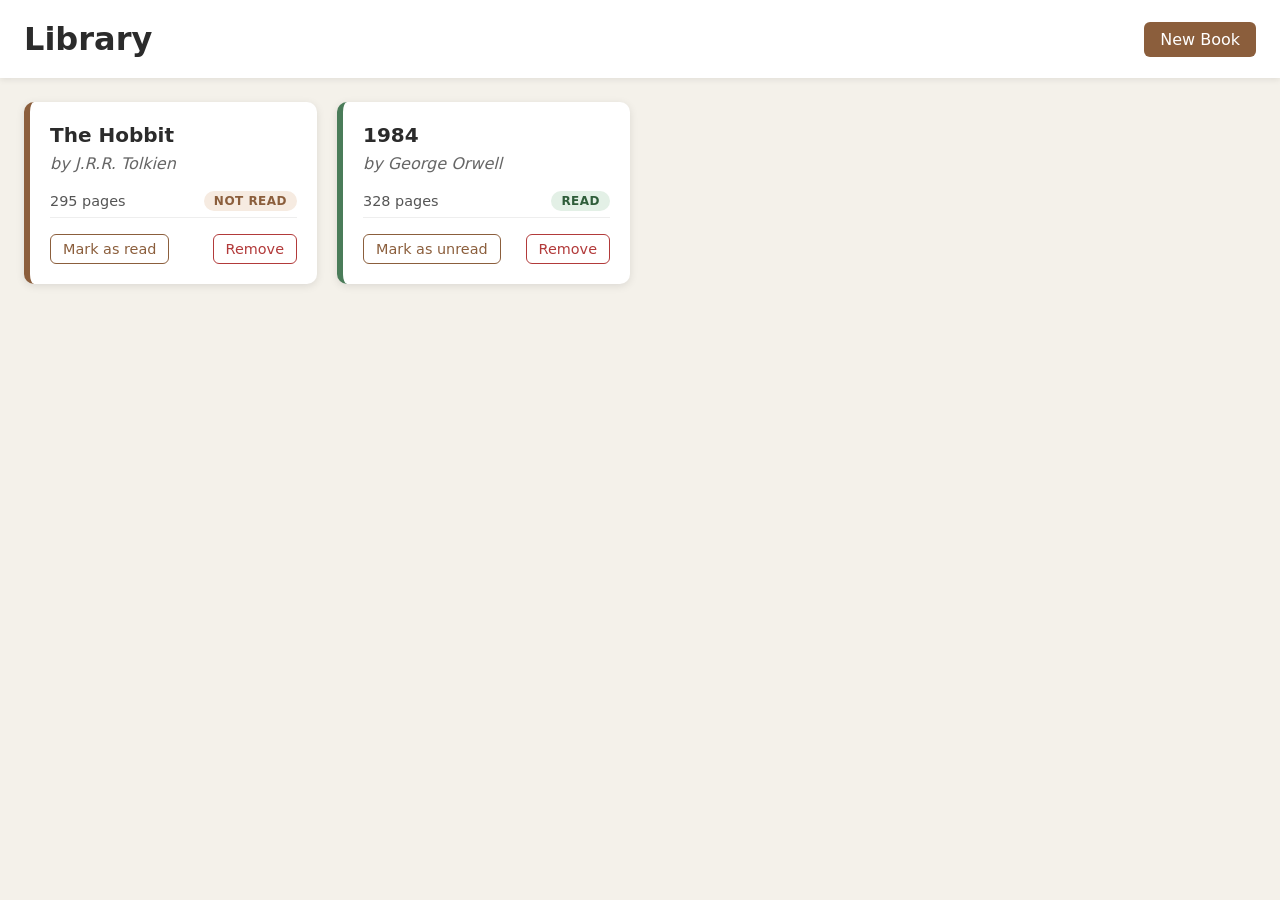
<file: library/index.html>
<!doctype html>
<html lang="en">
  <head>
    <meta charset="UTF-8" />
    <meta name="viewport" content="width=device-width, initial-scale=1.0" />
    <title>Library</title>
    <link rel="stylesheet" href="style.css" />
    <script src="script.js" defer></script>
  </head>
  <body>
    <header>
      <h1>Library</h1>
      <button id="add-new-book" command="show-modal" commandfor="book-dialog">
        New Book
      </button>
    </header>

    <dialog id="book-dialog">
      <form action="" method="get" class="book-form">
        <div class="form-row">
          <label for="bookTitle">Title</label>
          <input id="bookTitle" name="bookTitle" type="text" required />
        </div>
        <div class="form-row">
          <label for="bookAuthor">Author</label>
          <input id="bookAuthor" name="bookAuthor" type="text" required />
        </div>
        <div class="form-row">
          <label for="bookPages">Pages</label>
          <input
            id="bookPages"
            name="bookPages"
            type="number"
            required
            min="1"
          />
        </div>
        <div class="form-row">
          <label for="bookRead">Read</label>
          <input id="bookRead" name="bookRead" type="checkbox" />
        </div>
        <button type="submit">Add book</button>
      </form>
      <button commandfor="book-dialog" command="close">Close</button>
    </dialog>

    <div class="library"></div>
  </body>
</html>
</file>
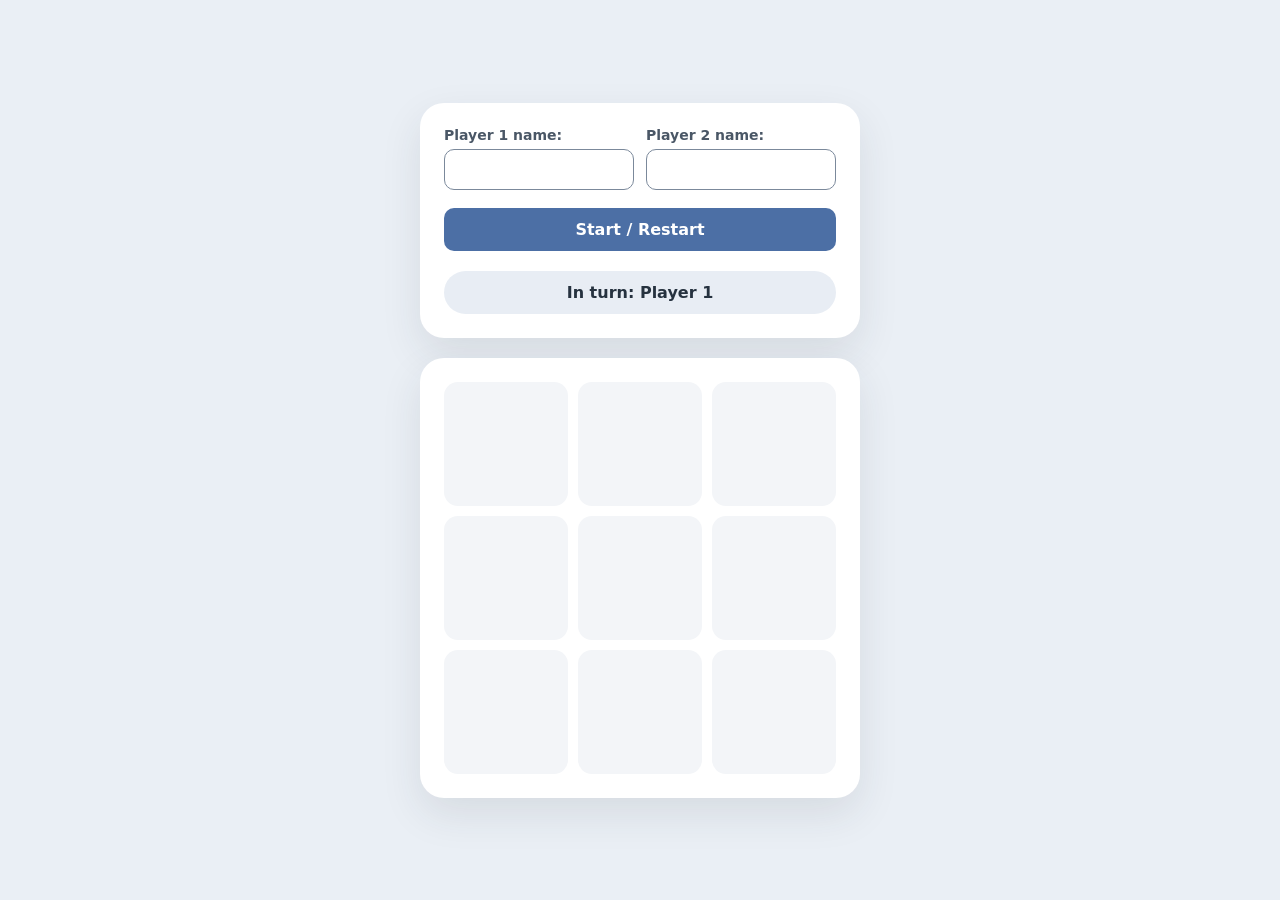
<file: tic-tac-toe/index.html>
<!doctype html>
<html lang="en">
  <head>
    <meta charset="UTF-8" />
    <meta name="viewport" content="width=device-width, initial-scale=1.0" />
    <title>TicTacToe</title>
    <link rel="stylesheet" href="style.css" />
    <script src="script.js" defer></script>
  </head>
  <body>
    <div class="control-bar">
      <form id="player-form">
        <label for="name1">Player 1 name:</label>
        <input type="text" name="name1" id="name1" />
        <label for="name2">Player 2 name:</label>
        <input type="text" name="name2" id="name2" />
        <button type="submit">Start / Restart</button>
      </form>
      <p id="status"></p>
    </div>

    <div id="board">
      <button class="cell" data-index="0"></button
      ><button class="cell" data-index="1"></button
      ><button class="cell" data-index="2"></button
      ><button class="cell" data-index="3"></button
      ><button class="cell" data-index="4"></button
      ><button class="cell" data-index="5"></button
      ><button class="cell" data-index="6"></button
      ><button class="cell" data-index="7"></button
      ><button class="cell" data-index="8"></button>
    </div>
  </body>
</html>
</file>
<file: library/style.css>
* {
    margin: 0;
    padding: 0;
    box-sizing: border-box;
}

body {
    font-family: system-ui, sans-serif;
    background-color: #f4f1ea;
    color: #2b2b2b;
}

/* ---------- Header ---------- */

header {
    display: flex;
    justify-content: space-between;
    align-items: center;
    padding: 20px 24px;
    background-color: #ffffff;
    box-shadow: 0 2px 6px rgba(0, 0, 0, 0.08);
}

/* ---------- Buttons ---------- */

button {
    font: inherit;
    cursor: pointer;
    border: none;
    border-radius: 6px;
    padding: 8px 16px;
    background-color: #8b5e3c;
    color: #ffffff;
    transition: background-color 0.15s ease, color 0.15s ease;
}

button:hover {
    background-color: #6f4a2f;
}

button:focus-visible {
    outline: 3px solid #d4a373;
    outline-offset: 2px;
}

/* ---------- Library grid ---------- */

.library {
    display: grid;
    grid-template-columns: repeat(auto-fill, minmax(240px, 1fr));
    gap: 20px;
    padding: 24px;
}

/* ---------- Book card ---------- */

.book {
    display: flex;
    flex-direction: column;
    gap: 6px;

    background-color: #ffffff;
    padding: 20px;
    border-radius: 10px;
    border-left: 6px solid #8b5e3c;
    box-shadow: 0 2px 8px rgba(0, 0, 0, 0.1);
}

.book.is-read {
    border-left-color: #4a7c59;
}

.book h2 {
    font-size: 1.25rem;
    line-height: 1.3;
}

.book-author {
    font-style: italic;
    color: #666;
}

/* Pages + status row */
.book-meta {
    display: flex;
    justify-content: space-between;
    align-items: center;
    margin-top: 12px;
}

.book-pages {
    font-size: 0.9rem;
    color: #555;
}

/* Status badge */
.read-status {
    font-size: 0.75rem;
    font-weight: 600;
    text-transform: uppercase;
    letter-spacing: 0.04em;
    padding: 3px 10px;
    border-radius: 999px;
}

.read-status.is-read {
    background-color: #e3f0e6;
    color: #2f5d3a;
}

.read-status.not-read {
    background-color: #f6ebe1;
    color: #8b5e3c;
}

/* Buttons row */
.book-actions {
    display: flex;
    justify-content: space-between;
    gap: 8px;
    margin-top: auto;
    padding-top: 16px;
    border-top: 1px solid #eee;
}

.book-actions button {
    padding: 6px 12px;
    font-size: 0.9rem;
}

.toggle-read-btn {
    background-color: transparent;
    color: #8b5e3c;
    border: 1px solid #8b5e3c;
}

.toggle-read-btn:hover {
    background-color: #8b5e3c;
    color: #ffffff;
}

.remove-btn {
    background-color: transparent;
    color: #b23a3a;
    border: 1px solid #b23a3a;
}

.remove-btn:hover {
    background-color: #b23a3a;
    color: #ffffff;
}

/* ---------- Dialog ---------- */

dialog {
    margin: auto;
    width: min(400px, 90vw);
    padding: 24px;
    border: none;
    border-radius: 12px;
    box-shadow: 0 10px 30px rgba(0, 0, 0, 0.25);
}

dialog::backdrop {
    background-color: rgba(0, 0, 0, 0.4);
}

/* ---------- Form ---------- */

.book-form {
    display: flex;
    flex-direction: column;
    gap: 16px;
    margin-bottom: 12px;
}

.form-row {
    display: flex;
    flex-direction: column;
    gap: 4px;
}

.form-row label {
    font-weight: 600;
    font-size: 0.9rem;
}

.form-row input[type="text"],
.form-row input[type="number"] {
    font: inherit;
    padding: 8px 10px;
    border: 1px solid #ccc;
    border-radius: 6px;
}

.form-row input:focus {
    outline: none;
    border-color: #8b5e3c;
    box-shadow: 0 0 0 3px rgba(139, 94, 60, 0.2);
}

.form-row:has(input[type="checkbox"]) {
    flex-direction: row;
    align-items: center;
    gap: 8px;
}

.form-row input[type="checkbox"] {
    width: 18px;
    height: 18px;
    accent-color: #8b5e3c;
}

dialog>button {
    width: 100%;
    background-color: transparent;
    color: #555;
    border: 1px solid #ccc;
}

dialog>button:hover {
    background-color: #f0f0f0;
}
</file>
<file: tic-tac-toe/style.css>
:root {
    /* Colors */
    --page-background: #eaeff5;
    --card-background: #ffffff;
    --tile-background: #f3f5f8;
    --tile-hover: #e4e9f1;
    --status-background: #e8edf4;
    --primary: #4c6fa5;
    --primary-hover: #3b5a8a;
    --border: #7b899b;
    --text: #26323f;
    --text-muted: #4a5766;
    --white: #ffffff;

    /* Shapes */
    --radius-large: 24px;
    --radius-medium: 14px;
    --radius-small: 10px;
    --shadow: 0 16px 40px rgba(38, 50, 63, 0.1);
}

* {
    margin: 0;
    padding: 0;
    box-sizing: border-box;
}

body {
    min-height: 100vh;
    padding: 32px 16px;
    display: flex;
    flex-direction: column;
    justify-content: center;
    align-items: center;
    gap: 20px;
    background-color: var(--page-background);
    color: var(--text);
    font-family: system-ui, -apple-system, "Segoe UI", sans-serif;
}

/* Top card */
.control-bar {
    width: min(100%, 440px);
    padding: 24px;
    display: flex;
    flex-direction: column;
    gap: 20px;
    background-color: var(--card-background);
    border-radius: var(--radius-large);
    box-shadow: var(--shadow);
}

/* Each label sits above its own input */
#player-form {
    display: grid;
    grid-template-columns: 1fr 1fr;
    gap: 6px 12px;
}

label[for="name1"] {
    grid-column: 1;
    grid-row: 1;
}

#name1 {
    grid-column: 1;
    grid-row: 2;
}

label[for="name2"] {
    grid-column: 2;
    grid-row: 1;
}

#name2 {
    grid-column: 2;
    grid-row: 2;
}

label {
    color: var(--text-muted);
    font-size: 0.875rem;
    font-weight: 600;
}

input {
    width: 100%;
    min-width: 0;
    padding: 10px 12px;
    background-color: var(--white);
    color: var(--text);
    border: 1px solid var(--border);
    border-radius: var(--radius-small);
    font: inherit;
}

#player-form button {
    grid-column: 1 / -1;
    margin-top: 12px;
    padding: 12px 16px;
    background-color: var(--primary);
    color: var(--white);
    border: none;
    border-radius: var(--radius-small);
    font: inherit;
    font-weight: 600;
    cursor: pointer;
    transition: background-color 150ms ease;
}

#player-form button:hover {
    background-color: var(--primary-hover);
}

#status {
    padding: 12px 16px;
    background-color: var(--status-background);
    border-radius: 999px;
    font-weight: 600;
    text-align: center;
    overflow-wrap: anywhere;
}

/* Board card */
#board {
    width: min(100%, 440px);
    padding: 24px;
    display: grid;
    grid-template-columns: repeat(3, 1fr);
    gap: 10px;
    background-color: var(--card-background);
    border-radius: var(--radius-large);
    box-shadow: var(--shadow);
}

.cell {
    aspect-ratio: 1;
    background-color: var(--tile-background);
    color: var(--primary);
    border: none;
    border-radius: var(--radius-medium);
    font: inherit;
    font-size: clamp(2.25rem, 12vw, 3.25rem);
    font-weight: 700;
    line-height: 1;
    cursor: default;
    transition: background-color 150ms ease;
}

/* :empty matches only cells without a mark */
.cell:empty {
    cursor: pointer;
}

.cell:empty:hover {
    background-color: var(--tile-hover);
}

/* Visible keyboard focus */
input:focus-visible,
button:focus-visible {
    outline: 3px solid var(--primary);
    outline-offset: 2px;
}

/* Stack the name fields on narrow screens */
@media (max-width: 420px) {
    #player-form {
        grid-template-columns: 1fr;
    }

    label[for="name1"],
    #name1,
    label[for="name2"],
    #name2 {
        grid-column: 1;
        grid-row: auto;
    }

    label[for="name2"] {
        margin-top: 10px;
    }
}
</file>
